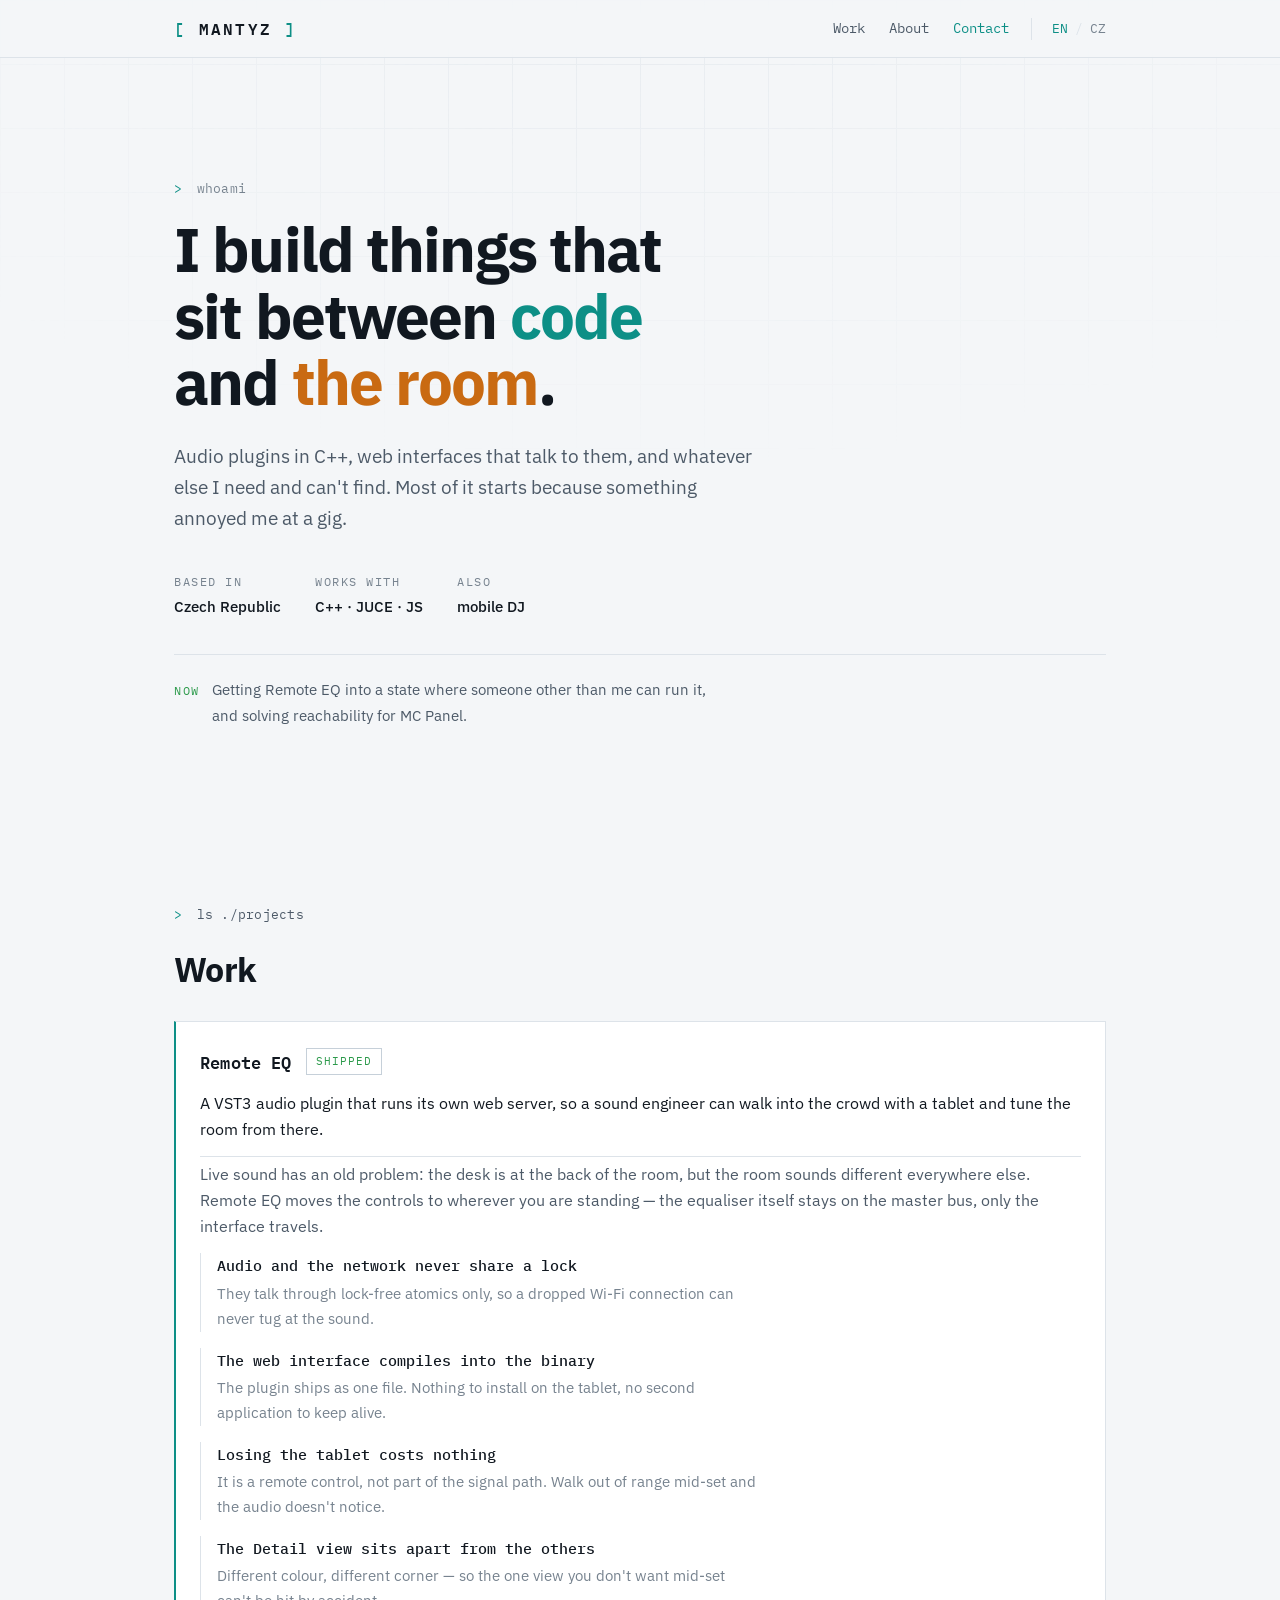
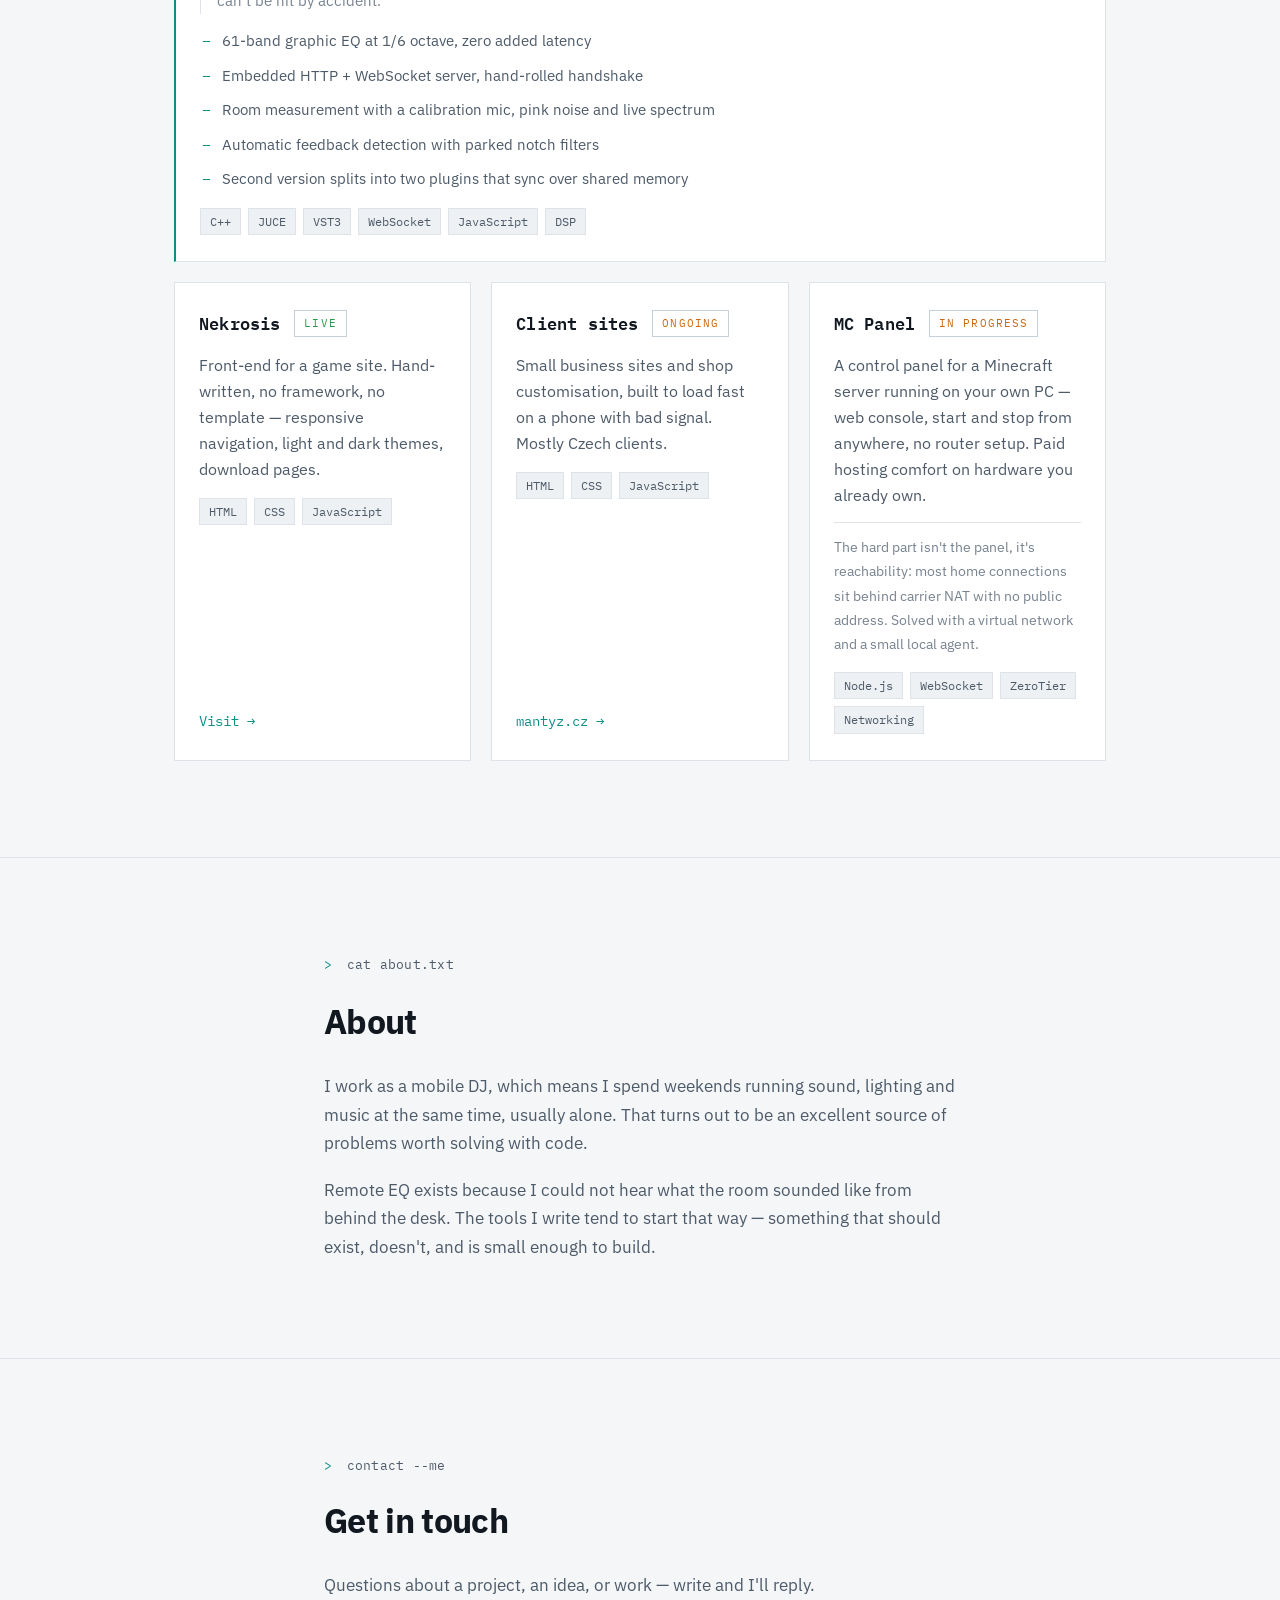
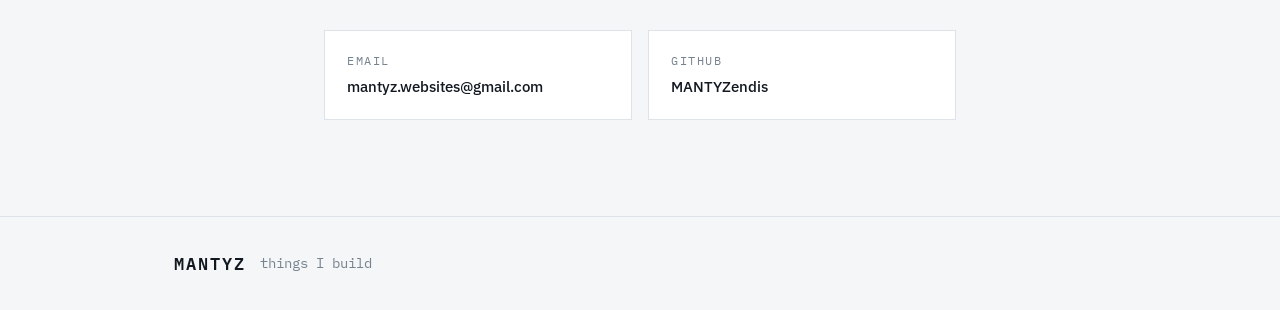
<file: index.html>
<!doctype html>
<html lang="en">
<head>
<meta charset="utf-8">
<meta name="viewport" content="width=device-width, initial-scale=1">
<title>MANTYZ — things I build</title>
<meta name="description" content="Audio plugins, web tools and other things I build. Low-level C++ meets the browser.">

<link rel="canonical" href="https://mantyz.dev/">
<link rel="alternate" hreflang="en" href="https://mantyz.dev/">
<link rel="alternate" hreflang="cs" href="https://mantyz.dev/cz">
<link rel="alternate" hreflang="x-default" href="https://mantyz.dev/">

<meta property="og:title" content="MANTYZ — things I build">
<meta property="og:description" content="Audio plugins, web tools and other things I build.">
<meta property="og:type" content="website">
<meta property="og:url" content="https://mantyz.dev/">
<meta property="og:image" content="https://mantyz.dev/obr/og.jpg">
<meta property="og:image:width" content="1200">
<meta property="og:image:height" content="630">
<meta name="twitter:card" content="summary_large_image">

<link rel="icon" href="favicon.svg" type="image/svg+xml">
<link rel="apple-touch-icon" href="apple-touch-icon.png">
<meta name="theme-color" content="#080a0e">

<link rel="preconnect" href="https://fonts.googleapis.com">
<link rel="preconnect" href="https://fonts.gstatic.com" crossorigin>
<link href="https://fonts.googleapis.com/css2?family=IBM+Plex+Mono:wght@400;500;600&family=IBM+Plex+Sans:wght@400;500;600;700&display=swap&subset=latin,latin-ext" rel="stylesheet">
<link rel="stylesheet" href="style.css">
</head>
<body>

<div class="mrizka" aria-hidden="true"></div>

<header class="hdr">
  <div class="hdr-in">
    <a href="#top" class="brand">MANTYZ</a>
    <nav class="nav">
      <a href="#work">Work</a>
      <a href="#about">About</a>
      <a href="#contact">Contact</a>
    </nav>
    <span class="jazyk">
      <span class="je">EN</span>
      <span class="del" aria-hidden="true">/</span>
      <a href="/cz" hreflang="cs">CZ</a>
    </span>
  </div>
</header>

<main id="top">

  <!-- ============ HERO ============ -->
  <section class="hero">
    <div class="obal">
      <p class="prompt"><span class="znak">&gt;</span> whoami</p>
      <h1>I build things that<br>sit between <em>code</em><br>and <em>the room</em>.</h1>
      <p class="lead">
        Audio plugins in C++, web interfaces that talk to them, and whatever
        else I need and can't find. Most of it starts because something
        annoyed me at a gig.
      </p>
      <div class="fakta">
        <div class="fakt"><span class="k">Based in</span><span class="v">Czech Republic</span></div>
        <div class="fakt"><span class="k">Works with</span><span class="v">C++ · JUCE · JS</span></div>
        <div class="fakt"><span class="k">Also</span><span class="v">mobile DJ</span></div>
      </div>

      <!-- AKTUALIZUJ: jedna věta, klidně jednou za měsíc. Změň i v /cz/index.html. -->
      <p class="ted">
        <span class="ted-k">Now</span>
        <span class="ted-v">Getting Remote EQ into a state where someone other
        than me can run it, and solving reachability for MC Panel.</span>
      </p>
    </div>
  </section>

  <!-- ============ WORK ============ -->
  <section id="work" class="sekce">
    <div class="obal">
      <p class="nadpisek"><span class="znak">&gt;</span> ls ./projects</p>
      <h2>Work</h2>

      <!-- HLAVNÍ PROJEKT
           POZOR: seznam funkcí níž (61 pásem, 1/6 oktávy, kalibrační mikrofon,
           detekce zpětné vazby, dva pluginy přes sdílenou paměť) neodpovídá
           README ani jedné verze projektu — ta mluví o 20 pásmech a detekci
           zpětné vazby uvádí jako rezervovanou do budoucna. Rozhodni, co platí,
           a oprav OBĚ jazykové verze naráz (/index.html i /cz/index.html). -->
      <article class="karta karta-hlavni">
        <div class="karta-hlava">
          <h3>Remote EQ</h3>
          <span class="stav stav-hotovo">shipped</span>
        </div>
        <p class="karta-shrnuti">
          A VST3 audio plugin that runs its own web server, so a sound engineer
          can walk into the crowd with a tablet and tune the room from there.
        </p>

        <div class="detail">
          <p>
            Live sound has an old problem: the desk is at the back of the room,
            but the room sounds different everywhere else. Remote EQ moves the
            controls to wherever you are standing — the equaliser itself stays
            on the master bus, only the interface travels.
          </p>

          <ul class="rozhodnuti">
            <li>
              <span class="r-co">Audio and the network never share a lock</span>
              <span class="r-proc">They talk through lock-free atomics only, so a
                dropped Wi-Fi connection can never tug at the sound.</span>
            </li>
            <li>
              <span class="r-co">The web interface compiles into the binary</span>
              <span class="r-proc">The plugin ships as one file. Nothing to install
                on the tablet, no second application to keep alive.</span>
            </li>
            <li>
              <span class="r-co">Losing the tablet costs nothing</span>
              <span class="r-proc">It is a remote control, not part of the signal
                path. Walk out of range mid-set and the audio doesn't notice.</span>
            </li>
            <li>
              <span class="r-co">The Detail view sits apart from the others</span>
              <span class="r-proc">Different colour, different corner — so the one
                view you don't want mid-set can't be hit by accident.</span>
            </li>
          </ul>

          <!-- DŮKAZ: až budeš mít snímek pohledu Detail, odkomentuj tenhle blok
               a nahraj obrázek do /obr/. Jeden snímek řekne o pluginu víc
               než celá tahle sekce dohromady.
          <figure class="dukaz">
            <img src="/obr/remote-eq-detail.png"
                 alt="Remote EQ Detail view — a draggable EQ curve over a live spectrum"
                 width="1200" height="750" loading="lazy">
            <figcaption>Detail view — the curve sits straight over a live spectrum.</figcaption>
          </figure>
          -->
        </div>

        <ul class="body">
          <li>61-band graphic EQ at 1/6 octave, zero added latency</li>
          <li>Embedded HTTP + WebSocket server, hand-rolled handshake</li>
          <li>Room measurement with a calibration mic, pink noise and live spectrum</li>
          <li>Automatic feedback detection with parked notch filters</li>
          <li>Second version splits into two plugins that sync over shared memory</li>
        </ul>

        <div class="tagy">
          <span>C++</span><span>JUCE</span><span>VST3</span><span>WebSocket</span><span>JavaScript</span><span>DSP</span>
        </div>
        <!-- Až dáš zdroják na GitHub, odkomentuj a doplň adresu:
        <a class="odkaz" href="" target="_blank" rel="noopener">Source <span aria-hidden="true">→</span></a>
        -->
      </article>

      <!-- DALŠÍ PROJEKTY -->
      <div class="mrizka-karet">

        <article class="karta">
          <div class="karta-hlava">
            <h3>Nekrosis</h3>
            <span class="stav stav-hotovo">live</span>
          </div>
          <p>
            Front-end for a game site. Hand-written, no framework, no template —
            responsive navigation, light and dark themes, download pages.
          </p>
          <div class="tagy"><span>HTML</span><span>CSS</span><span>JavaScript</span></div>
          <a class="odkaz" href="https://web-akrosis.vercel.app/" target="_blank" rel="noopener">
            Visit <span aria-hidden="true">→</span>
          </a>
        </article>

        <article class="karta">
          <div class="karta-hlava">
            <h3>Client sites</h3>
            <span class="stav stav-bezi">ongoing</span>
          </div>
          <p>
            Small business sites and shop customisation, built to load fast on a
            phone with bad signal. Mostly Czech clients.
          </p>
          <div class="tagy"><span>HTML</span><span>CSS</span><span>JavaScript</span></div>
          <a class="odkaz" href="https://mantyz.cz" target="_blank" rel="noopener" hreflang="cs">
            mantyz.cz <span aria-hidden="true">→</span>
          </a>
        </article>

        <article class="karta">
          <div class="karta-hlava">
            <h3>MC Panel</h3>
            <span class="stav stav-bezi">in progress</span>
          </div>
          <p>
            A control panel for a Minecraft server running on your own PC —
            web console, start and stop from anywhere, no router setup.
            Paid hosting comfort on hardware you already own.
          </p>
          <p class="karta-pozn">
            The hard part isn't the panel, it's reachability: most home
            connections sit behind carrier NAT with no public address.
            Solved with a virtual network and a small local agent.
          </p>
          <div class="tagy"><span>Node.js</span><span>WebSocket</span><span>ZeroTier</span><span>Networking</span></div>
        </article>

      </div>
    </div>
  </section>

  <!-- ============ ABOUT ============ -->
  <section id="about" class="sekce sekce-ram">
    <div class="obal obal-uzky">
      <p class="nadpisek"><span class="znak">&gt;</span> cat about.txt</p>
      <h2>About</h2>
      <p>
        I work as a mobile DJ, which means I spend weekends running sound,
        lighting and music at the same time, usually alone. That turns out to be
        an excellent source of problems worth solving with code.
      </p>
      <p>
        Remote EQ exists because I could not hear what the room sounded like from
        behind the desk. The tools I write tend to start that way — something
        that should exist, doesn't, and is small enough to build.
      </p>
    </div>
  </section>

  <!-- ============ CONTACT ============ -->
  <section id="contact" class="sekce">
    <div class="obal obal-uzky">
      <p class="nadpisek"><span class="znak">&gt;</span> contact --me</p>
      <h2>Get in touch</h2>
      <p class="lead-maly">
        Questions about a project, an idea, or work — write and I'll reply.
      </p>

      <!-- DOPLŇ: e-mail, GitHub, případně další odkazy -->
      <div class="odkazy">
        <a class="kk" href="mailto:mantyz.websites@gmail.com">
          <span class="kk-k">Email</span>
          <span class="kk-v">mantyz.websites@gmail.com</span>
        </a>
        <a class="kk" href="https://github.com/MANTYZendis" target="_blank" rel="noopener">
          <span class="kk-k">GitHub</span>
          <span class="kk-v">MANTYZendis</span>
        </a>
      </div>
    </div>
  </section>

</main>

<footer class="pata">
  <div class="obal">
    <span class="pata-brand">MANTYZ</span>
    <span class="pata-txt">things I build</span>
  </div>
</footer>

<script src="script.js"></script>
</body>
</html>
</file>
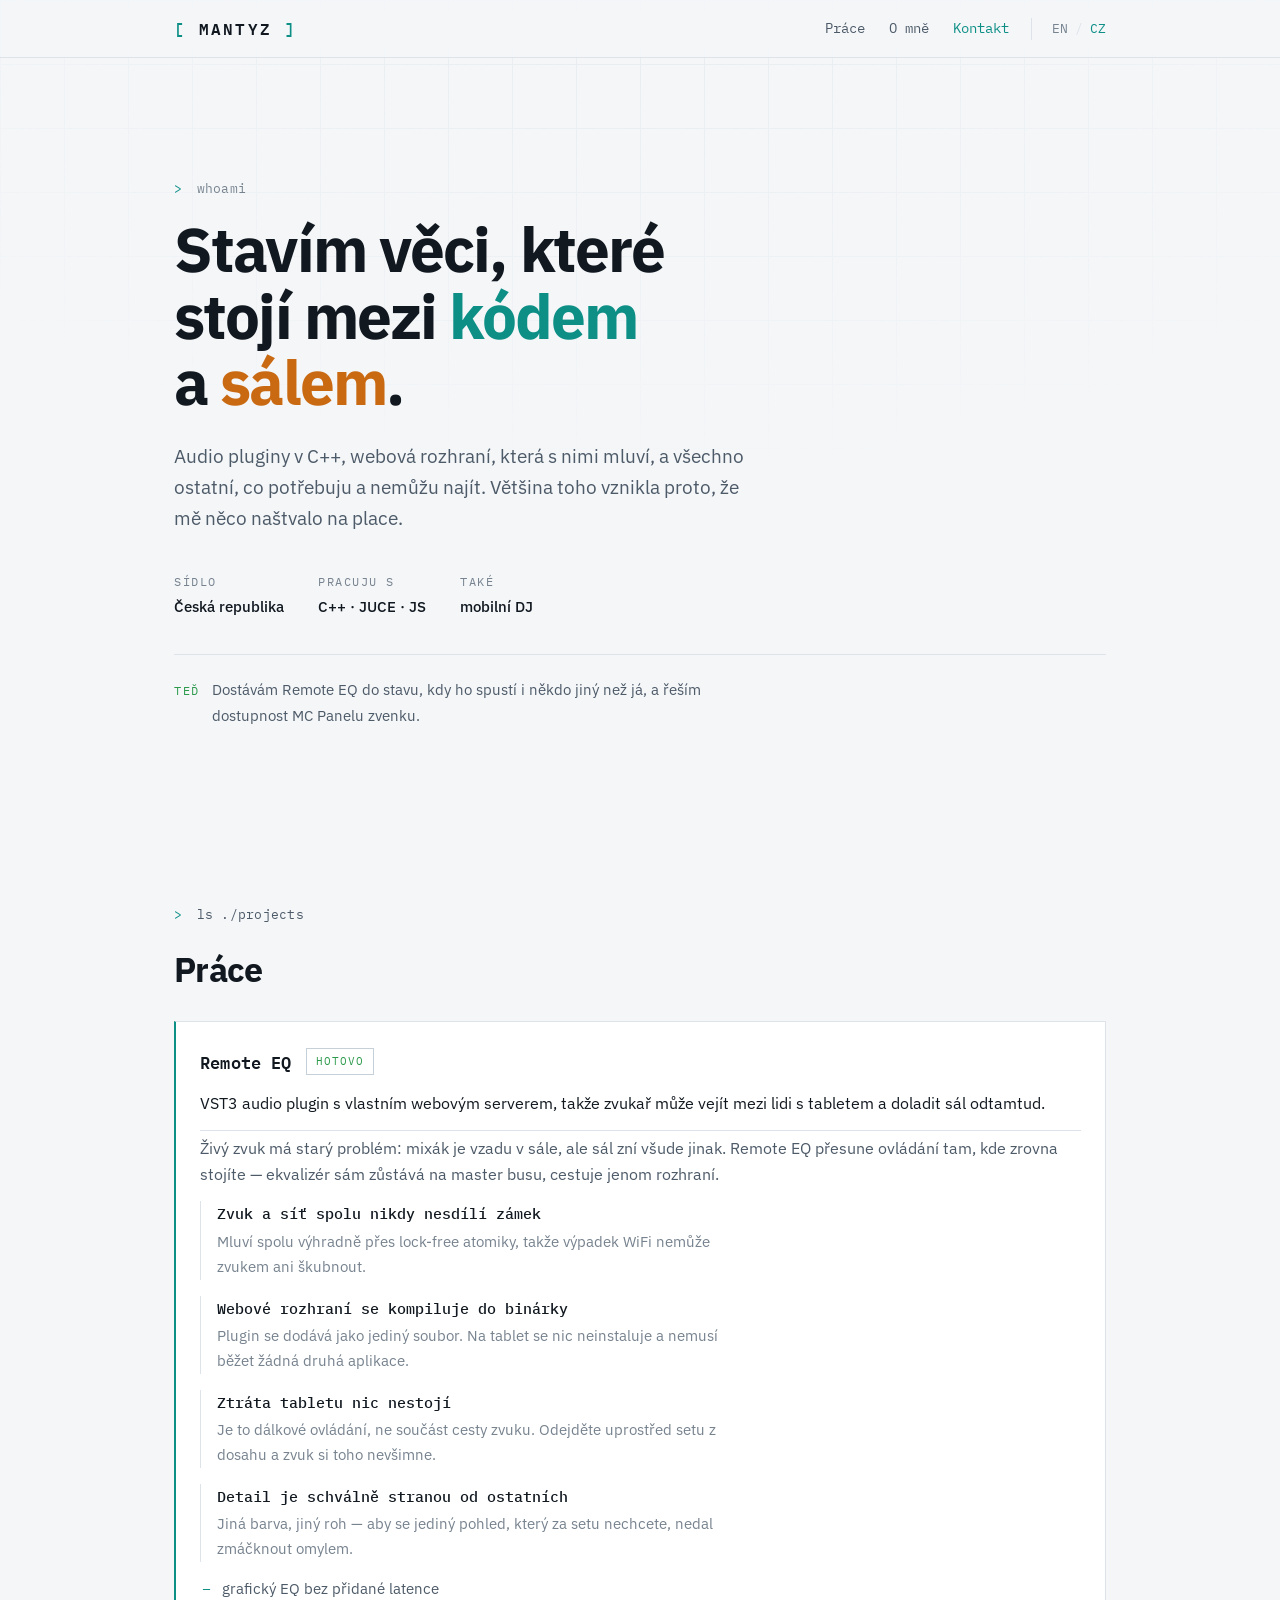
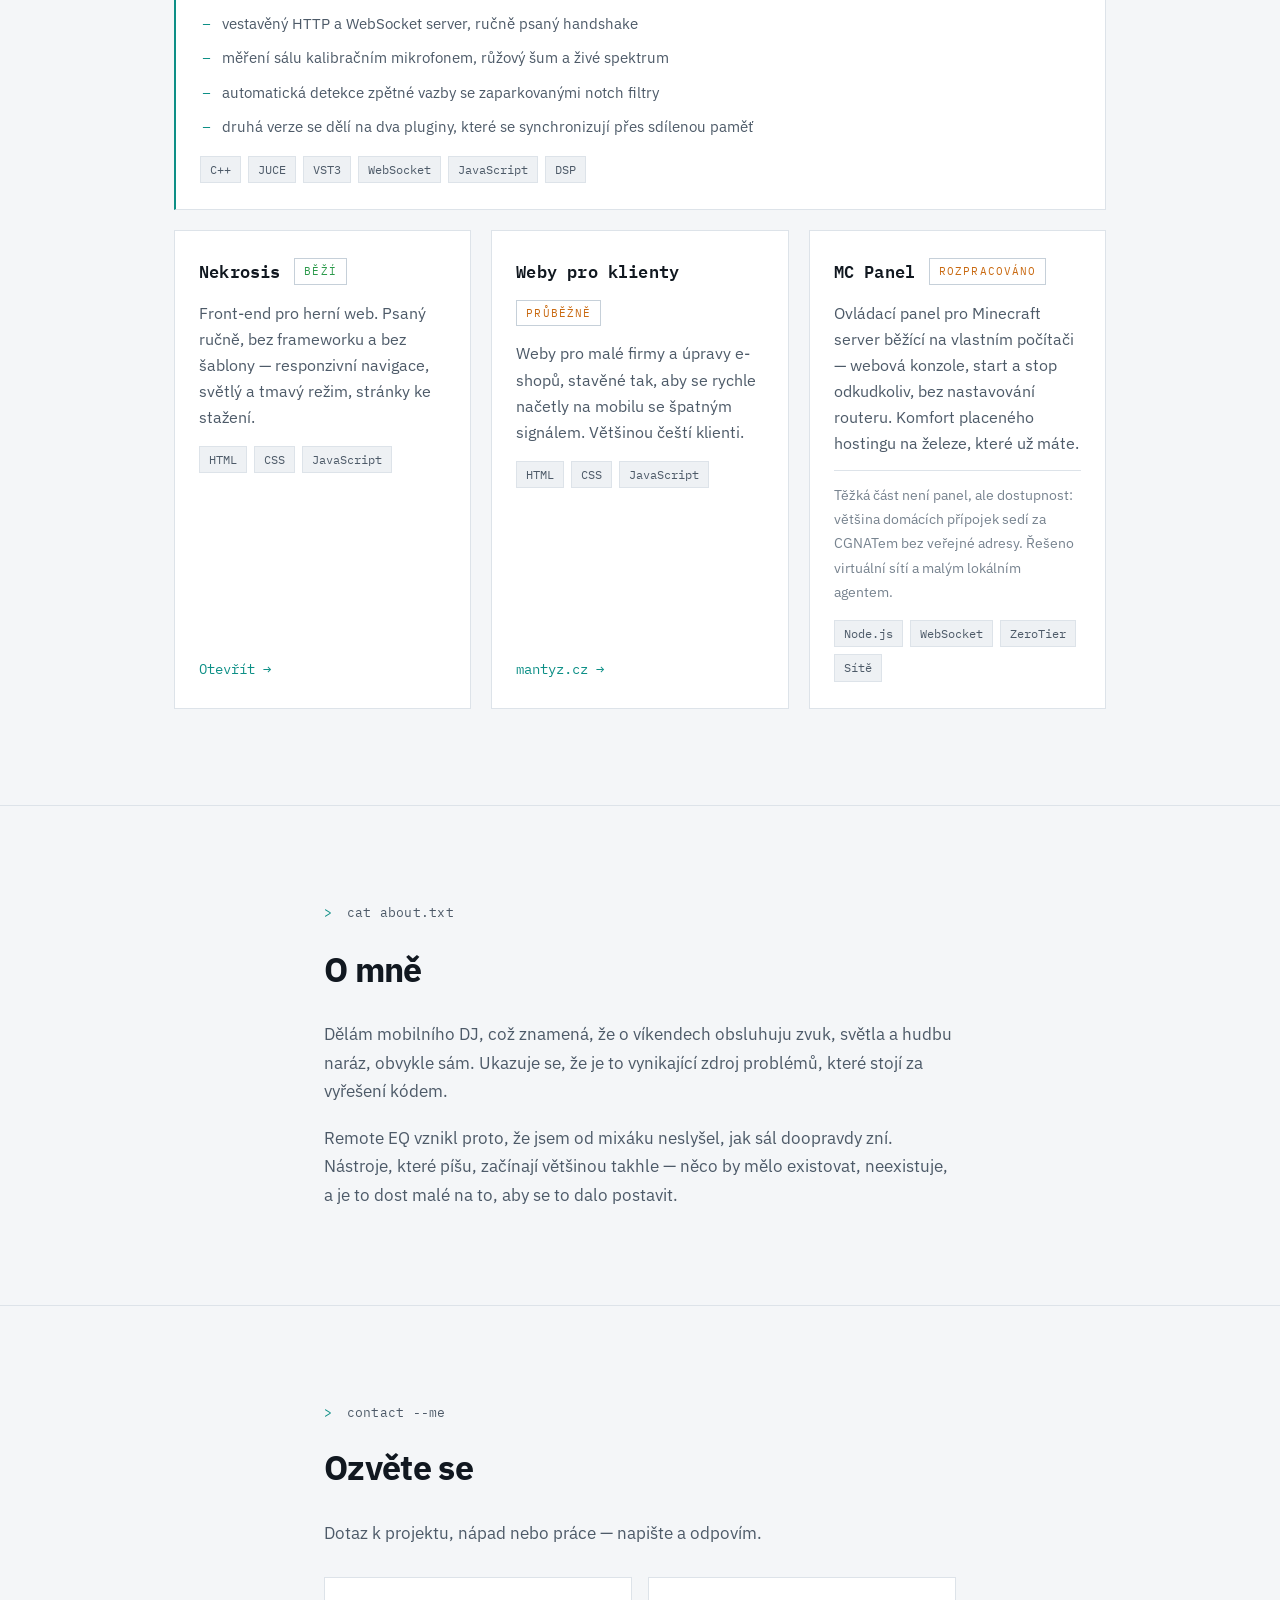
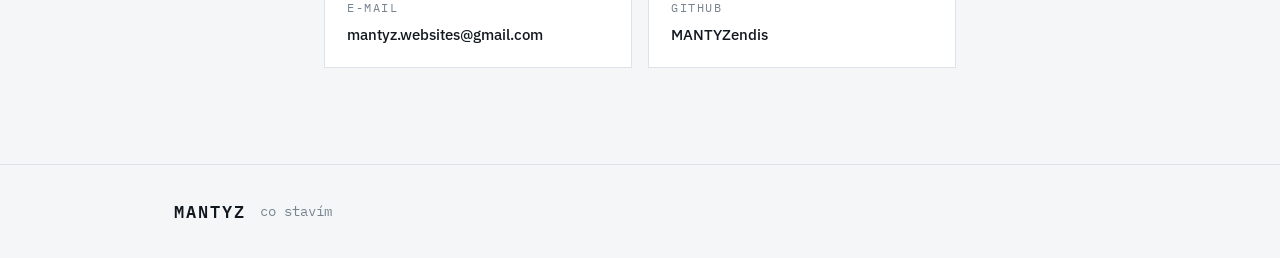
<file: cz/index.html>
<!doctype html>
<html lang="cs">
<head>
<meta charset="utf-8">
<meta name="viewport" content="width=device-width, initial-scale=1">
<title>MANTYZ — co stavím</title>
<meta name="description" content="Audio pluginy, webové nástroje a další věci, které stavím. Nízkoúrovňové C++ potkává prohlížeč.">

<link rel="canonical" href="https://mantyz.dev/cz">
<link rel="alternate" hreflang="en" href="https://mantyz.dev/">
<link rel="alternate" hreflang="cs" href="https://mantyz.dev/cz">
<link rel="alternate" hreflang="x-default" href="https://mantyz.dev/">

<meta property="og:title" content="MANTYZ — co stavím">
<meta property="og:description" content="Audio pluginy, webové nástroje a další věci, které stavím.">
<meta property="og:type" content="website">
<meta property="og:url" content="https://mantyz.dev/cz">
<meta property="og:image" content="https://mantyz.dev/obr/og.jpg">
<meta property="og:image:width" content="1200">
<meta property="og:image:height" content="630">
<meta name="twitter:card" content="summary_large_image">

<link rel="icon" href="/favicon.svg" type="image/svg+xml">
<link rel="apple-touch-icon" href="/apple-touch-icon.png">
<meta name="theme-color" content="#080a0e">

<link rel="preconnect" href="https://fonts.googleapis.com">
<link rel="preconnect" href="https://fonts.gstatic.com" crossorigin>
<link href="https://fonts.googleapis.com/css2?family=IBM+Plex+Mono:wght@400;500;600&family=IBM+Plex+Sans:wght@400;500;600;700&display=swap&subset=latin,latin-ext" rel="stylesheet">
<link rel="stylesheet" href="/style.css">
</head>
<body>

<div class="mrizka" aria-hidden="true"></div>

<header class="hdr">
  <div class="hdr-in">
    <a href="#top" class="brand">MANTYZ</a>
    <nav class="nav">
      <a href="#work">Práce</a>
      <a href="#about">O mně</a>
      <a href="#contact">Kontakt</a>
    </nav>
    <span class="jazyk">
      <a href="/" hreflang="en">EN</a>
      <span class="del" aria-hidden="true">/</span>
      <span class="je">CZ</span>
    </span>
  </div>
</header>

<main id="top">

  <!-- ============ HERO ============ -->
  <section class="hero">
    <div class="obal">
      <p class="prompt"><span class="znak">&gt;</span> whoami</p>
      <h1>Stavím věci, které<br>stojí mezi <em>kódem</em><br>a <em>sálem</em>.</h1>
      <p class="lead">
        Audio pluginy v C++, webová rozhraní, která s nimi mluví, a všechno
        ostatní, co potřebuju a nemůžu najít. Většina toho vznikla proto,
        že mě něco naštvalo na place.
      </p>
      <div class="fakta">
        <div class="fakt"><span class="k">Sídlo</span><span class="v">Česká republika</span></div>
        <div class="fakt"><span class="k">Pracuju s</span><span class="v">C++ · JUCE · JS</span></div>
        <div class="fakt"><span class="k">Také</span><span class="v">mobilní DJ</span></div>
      </div>

      <!-- AKTUALIZUJ: jedna věta, klidně jednou za měsíc. Změň i v /index.html. -->
      <p class="ted">
        <span class="ted-k">Teď</span>
        <span class="ted-v">Dostávám Remote EQ do stavu, kdy ho spustí i někdo
        jiný než já, a řeším dostupnost MC Panelu zvenku.</span>
      </p>
    </div>
  </section>

  <!-- ============ PRÁCE ============ -->
  <section id="work" class="sekce">
    <div class="obal">
      <p class="nadpisek"><span class="znak">&gt;</span> ls ./projects</p>
      <h2>Práce</h2>

      <!-- HLAVNÍ PROJEKT
           POZOR: seznam funkcí níž je převzatý z anglické verze. README obou
           verzí projektu mluví o 20 pásmech a detekci zpětné vazby uvádí jako
           rezervovanou do budoucna. Až se to sjednotí, oprav OBĚ jazykové
           verze naráz, ať si neodporují. -->
      <article class="karta karta-hlavni">
        <div class="karta-hlava">
          <h3>Remote EQ</h3>
          <span class="stav stav-hotovo">hotovo</span>
        </div>
        <p class="karta-shrnuti">
          VST3 audio plugin s vlastním webovým serverem, takže zvukař může vejít
          mezi lidi s tabletem a doladit sál odtamtud.
        </p>

        <div class="detail">
          <p>
            Živý zvuk má starý problém: mixák je vzadu v sále, ale sál zní všude
            jinak. Remote EQ přesune ovládání tam, kde zrovna stojíte —
            ekvalizér sám zůstává na master busu, cestuje jenom rozhraní.
          </p>

          <ul class="rozhodnuti">
            <li>
              <span class="r-co">Zvuk a síť spolu nikdy nesdílí zámek</span>
              <span class="r-proc">Mluví spolu výhradně přes lock-free atomiky,
                takže výpadek WiFi nemůže zvukem ani škubnout.</span>
            </li>
            <li>
              <span class="r-co">Webové rozhraní se kompiluje do binárky</span>
              <span class="r-proc">Plugin se dodává jako jediný soubor. Na tablet
                se nic neinstaluje a nemusí běžet žádná druhá aplikace.</span>
            </li>
            <li>
              <span class="r-co">Ztráta tabletu nic nestojí</span>
              <span class="r-proc">Je to dálkové ovládání, ne součást cesty zvuku.
                Odejděte uprostřed setu z dosahu a zvuk si toho nevšimne.</span>
            </li>
            <li>
              <span class="r-co">Detail je schválně stranou od ostatních</span>
              <span class="r-proc">Jiná barva, jiný roh — aby se jediný pohled,
                který za setu nechcete, nedal zmáčknout omylem.</span>
            </li>
          </ul>

          <!-- DŮKAZ: až budeš mít snímek pohledu Detail, odkomentuj tenhle blok
               a nahraj obrázek do /obr/. Odkomentuj i v anglické verzi.
          <figure class="dukaz">
            <img src="/obr/remote-eq-detail.png"
                 alt="Remote EQ, pohled Detail — tažitelná křivka EQ nad živým spektrem"
                 width="1200" height="750" loading="lazy">
            <figcaption>Pohled Detail — křivka leží rovnou nad živým spektrem.</figcaption>
          </figure>
          -->
        </div>

        <ul class="body">
          <li>grafický EQ bez přidané latence</li>
          <li>vestavěný HTTP a WebSocket server, ručně psaný handshake</li>
          <li>měření sálu kalibračním mikrofonem, růžový šum a živé spektrum</li>
          <li>automatická detekce zpětné vazby se zaparkovanými notch filtry</li>
          <li>druhá verze se dělí na dva pluginy, které se synchronizují přes sdílenou paměť</li>
        </ul>

        <div class="tagy">
          <span>C++</span><span>JUCE</span><span>VST3</span><span>WebSocket</span><span>JavaScript</span><span>DSP</span>
        </div>
        <!-- Až dáš zdroják na GitHub, odkomentuj a doplň adresu:
        <a class="odkaz" href="" target="_blank" rel="noopener">Zdrojový kód <span aria-hidden="true">→</span></a>
        -->
      </article>

      <!-- DALŠÍ PROJEKTY -->
      <div class="mrizka-karet">

        <article class="karta">
          <div class="karta-hlava">
            <h3>Nekrosis</h3>
            <span class="stav stav-hotovo">běží</span>
          </div>
          <p>
            Front-end pro herní web. Psaný ručně, bez frameworku a bez šablony —
            responzivní navigace, světlý a tmavý režim, stránky ke stažení.
          </p>
          <div class="tagy"><span>HTML</span><span>CSS</span><span>JavaScript</span></div>
          <a class="odkaz" href="https://web-akrosis.vercel.app/" target="_blank" rel="noopener">
            Otevřít <span aria-hidden="true">→</span>
          </a>
        </article>

        <article class="karta">
          <div class="karta-hlava">
            <h3>Weby pro klienty</h3>
            <span class="stav stav-bezi">průběžně</span>
          </div>
          <p>
            Weby pro malé firmy a úpravy e-shopů, stavěné tak, aby se rychle
            načetly na mobilu se špatným signálem. Většinou čeští klienti.
          </p>
          <div class="tagy"><span>HTML</span><span>CSS</span><span>JavaScript</span></div>
          <a class="odkaz" href="https://mantyz.cz" target="_blank" rel="noopener" hreflang="cs">
            mantyz.cz <span aria-hidden="true">→</span>
          </a>
        </article>

        <article class="karta">
          <div class="karta-hlava">
            <h3>MC Panel</h3>
            <span class="stav stav-bezi">rozpracováno</span>
          </div>
          <p>
            Ovládací panel pro Minecraft server běžící na vlastním počítači —
            webová konzole, start a stop odkudkoliv, bez nastavování routeru.
            Komfort placeného hostingu na železe, které už máte.
          </p>
          <p class="karta-pozn">
            Těžká část není panel, ale dostupnost: většina domácích přípojek
            sedí za CGNATem bez veřejné adresy. Řešeno virtuální sítí
            a malým lokálním agentem.
          </p>
          <div class="tagy"><span>Node.js</span><span>WebSocket</span><span>ZeroTier</span><span>Sítě</span></div>
        </article>

      </div>
    </div>
  </section>

  <!-- ============ O MNĚ ============ -->
  <section id="about" class="sekce sekce-ram">
    <div class="obal obal-uzky">
      <p class="nadpisek"><span class="znak">&gt;</span> cat about.txt</p>
      <h2>O mně</h2>
      <p>
        Dělám mobilního DJ, což znamená, že o víkendech obsluhuju zvuk, světla
        a hudbu naráz, obvykle sám. Ukazuje se, že je to vynikající zdroj
        problémů, které stojí za vyřešení kódem.
      </p>
      <p>
        Remote EQ vznikl proto, že jsem od mixáku neslyšel, jak sál doopravdy
        zní. Nástroje, které píšu, začínají většinou takhle — něco by mělo
        existovat, neexistuje, a je to dost malé na to, aby se to dalo postavit.
      </p>
    </div>
  </section>

  <!-- ============ KONTAKT ============ -->
  <section id="contact" class="sekce">
    <div class="obal obal-uzky">
      <p class="nadpisek"><span class="znak">&gt;</span> contact --me</p>
      <h2>Ozvěte se</h2>
      <p class="lead-maly">
        Dotaz k projektu, nápad nebo práce — napište a odpovím.
      </p>

      <!-- DOPLŇ: e-mail, GitHub, případně další odkazy -->
      <div class="odkazy">
        <a class="kk" href="mailto:mantyz.websites@gmail.com">
          <span class="kk-k">E-mail</span>
          <span class="kk-v">mantyz.websites@gmail.com</span>
        </a>
        <a class="kk" href="https://github.com/MANTYZendis" target="_blank" rel="noopener">
          <span class="kk-k">GitHub</span>
          <span class="kk-v">MANTYZendis</span>
        </a>
      </div>
    </div>
  </section>

</main>

<footer class="pata">
  <div class="obal">
    <span class="pata-brand">MANTYZ</span>
    <span class="pata-txt">co stavím</span>
  </div>
</footer>

<script src="/script.js"></script>
</body>
</html>
</file>
<file: style.css>
/* ==========================================================
   MANTYZ — things I build
   Tmavý terminálový podklad, monospace jako nosný prvek.
   Barvy vychází z tvého tech loga (azurová + teplá oranžová).
   Vše se dá přenastavit dole v :root.
   ========================================================== */

:root{
  --pozadi:#080a0e;
  --panel:#0f131a;
  --panel-2:#141922;
  --linka:#1e2530;
  --linka-svetla:#2b3542;

  --text:#dfe5ec;
  --text-2:#8d99a8;
  --text-3:#5d6875;

  --azur:#3ad7cd;        /* hlavni akcent */
  --oranz:#ff9f4a;       /* druhy akcent */
  --zelena:#5ddc7a;      /* stav: hotovo */

  --max:980px;
}

*{box-sizing:border-box}
html{scroll-behavior:smooth}
body{
  margin:0;
  background:var(--pozadi);
  color:var(--text);
  font-family:'IBM Plex Sans',-apple-system,BlinkMacSystemFont,'Segoe UI',sans-serif;
  font-size:17px;
  line-height:1.68;
  -webkit-font-smoothing:antialiased;
  position:relative;
}
a{color:inherit}

/* Jemná mřížka na pozadí — odkaz na terminál, ale ať to nekřičí. */
.mrizka{
  position:fixed;inset:0;z-index:0;pointer-events:none;
  background-image:
    linear-gradient(var(--linka) 1px, transparent 1px),
    linear-gradient(90deg, var(--linka) 1px, transparent 1px);
  background-size:64px 64px;
  opacity:.30;
  mask-image:radial-gradient(90% 70% at 50% 0%, #000 0%, transparent 75%);
}
.hdr,main,.pata{position:relative;z-index:1}

.obal{width:100%;max-width:var(--max);margin:0 auto;padding:0 24px}
.obal-uzky{max-width:680px}

/* ---------- HLAVIČKA ---------- */
.hdr{
  position:sticky;top:0;z-index:40;
  background:rgba(8,10,14,.84);
  backdrop-filter:blur(10px);
  border-bottom:1px solid var(--linka);
}
.hdr-in{
  max-width:var(--max);margin:0 auto;padding:15px 24px;
  display:flex;align-items:center;gap:22px;
}
.brand{
  font-family:'IBM Plex Mono',ui-monospace,monospace;
  font-weight:600;font-size:1.02rem;letter-spacing:.14em;
  text-decoration:none;
}
.brand::before{content:"[ ";color:var(--azur)}
.brand::after{content:" ]";color:var(--azur)}

.nav{margin-left:auto;display:flex;gap:24px}
.nav a{
  font-family:'IBM Plex Mono',monospace;font-size:.86rem;
  text-decoration:none;color:var(--text-2);transition:color .2s;
}
.nav a:hover{color:var(--azur)}

/* ---------- PŘEPÍNAČ JAZYKA ----------
   Za navigací, oddělený svislou linkou. Aktivní jazyk není odkaz. */
.jazyk{
  display:flex;align-items:center;gap:7px;
  font-family:'IBM Plex Mono',monospace;font-size:.82rem;
  padding-left:20px;border-left:1px solid var(--linka);
}
.jazyk a{text-decoration:none;color:var(--text-3);transition:color .2s}
.jazyk a:hover{color:var(--azur)}
.jazyk .je{color:var(--azur)}
.jazyk .del{color:var(--linka)}

/* ---------- SPOLEČNÉ ---------- */
.prompt,.nadpisek{
  font-family:'IBM Plex Mono',monospace;
  font-size:.82rem;color:var(--text-3);margin:0 0 16px;letter-spacing:.02em;
}
.znak{color:var(--azur);margin-right:6px}

h1{
  font-family:'IBM Plex Sans',sans-serif;font-weight:700;
  font-size:clamp(2.2rem,6vw,3.9rem);line-height:1.06;letter-spacing:-.03em;
  margin:0 0 26px;text-wrap:balance;
}
h1 em{font-style:normal;color:var(--azur)}
h1 em:last-of-type{color:var(--oranz)}

h2{
  font-family:'IBM Plex Sans',sans-serif;font-weight:700;
  font-size:clamp(1.5rem,3.4vw,2.1rem);letter-spacing:-.02em;
  margin:0 0 22px;
}
h3{
  font-family:'IBM Plex Mono',monospace;font-weight:600;
  font-size:1.06rem;letter-spacing:.01em;margin:0;
}

.lead{font-size:clamp(1.02rem,1.7vw,1.16rem);color:var(--text-2);max-width:54ch;margin:0 0 38px}
.lead-maly{color:var(--text-2);margin:0 0 30px}

.sekce{padding:clamp(56px,8vw,96px) 0}
.sekce-ram{border-block:1px solid var(--linka)}
.sekce p{color:var(--text-2)}

/* ---------- HERO ---------- */
.hero{padding:clamp(58px,10vw,120px) 0 clamp(50px,7vw,80px)}
.fakta{display:flex;flex-wrap:wrap;gap:34px}
.fakt{display:flex;flex-direction:column;gap:2px}
.fakt .k{
  font-family:'IBM Plex Mono',monospace;font-size:.74rem;
  letter-spacing:.13em;text-transform:uppercase;color:var(--text-3);
}
.fakt .v{font-size:.96rem;font-weight:500}

/* ---------- KARTY ---------- */
.karta{
  background:var(--panel);
  border:1px solid var(--linka);
  padding:26px 24px;
  display:flex;flex-direction:column;gap:14px;
}
.karta-hlavni{
  border-left:2px solid var(--azur);
  margin-bottom:20px;
}
.karta-hlava{display:flex;align-items:center;gap:14px;flex-wrap:wrap}
.karta-shrnuti{margin:0;color:var(--text)!important;font-size:1.04rem}
.karta p{margin:0;font-size:.97rem}

.stav{
  font-family:'IBM Plex Mono',monospace;font-size:.7rem;
  letter-spacing:.1em;text-transform:uppercase;
  padding:3px 9px;border:1px solid var(--linka-svetla);
}
.stav-hotovo{color:var(--zelena)}
.stav-bezi{color:var(--oranz)}
.stav-plan{color:var(--text-3)}

.detail{display:flex;flex-direction:column;gap:14px;
  padding-top:4px;border-top:1px solid var(--linka)}
.detail p{margin:0}

/* ---------- ROZHODNUTÍ ----------
   Nahrazuje dlouhé odstavce popisu: co jsem se rozhodl + proč, po řádcích.
   Přečte se za deset vteřin a řekne o inženýrské úvaze víc než próza. */
.rozhodnuti{margin:0;padding:0;list-style:none;display:flex;flex-direction:column;gap:16px}
.rozhodnuti li{padding-left:16px;border-left:1px solid var(--linka)}
.rozhodnuti li:hover{border-left-color:var(--azur)}
.r-co{
  display:block;font-family:'IBM Plex Mono',monospace;font-size:.94rem;
  font-weight:500;color:var(--text);margin-bottom:3px;
}
.r-proc{display:block;font-size:.93rem;color:var(--text-3);max-width:60ch}

/* ---------- NA ČEM TEĎ DĚLÁM ----------
   Jedna věta, měněná jednou za čas. Statický web po půl roce vypadá mrtvě;
   tenhle řádek je nejlevnější způsob, jak ukázat, že žije. */
.ted{
  display:flex;gap:12px;align-items:baseline;flex-wrap:wrap;
  margin:34px 0 0;padding-top:22px;border-top:1px solid var(--linka);
}
.ted-k{
  font-family:'IBM Plex Mono',monospace;font-size:.74rem;
  letter-spacing:.13em;text-transform:uppercase;color:var(--zelena);
  white-space:nowrap;
}
.ted-v{color:var(--text-2);font-size:.95rem;max-width:56ch;margin:0}

/* ---------- DŮKAZ (snímek obrazovky) ----------
   Až budou snímky, odkomentuj blok v HTML. Rámeček i popisek jsou nachystané. */
.dukaz{margin:4px 0 0}
.dukaz img{
  display:block;width:100%;height:auto;
  border:1px solid var(--linka);background:var(--panel-2);
}
.dukaz figcaption{
  font-family:'IBM Plex Mono',monospace;font-size:.78rem;
  color:var(--text-3);margin-top:8px;
}

.body{margin:0;padding:0;list-style:none;display:flex;flex-direction:column;gap:9px}
.body li{position:relative;padding-left:22px;color:var(--text-2);font-size:.95rem}
.body li::before{
  content:"–";position:absolute;left:2px;color:var(--azur);
  font-family:'IBM Plex Mono',monospace;
}

.tagy{display:flex;flex-wrap:wrap;gap:7px;margin-top:2px}
.tagy span{
  font-family:'IBM Plex Mono',monospace;font-size:.72rem;
  color:var(--text-2);background:var(--panel-2);
  border:1px solid var(--linka);padding:3px 9px;
}

.odkaz{
  margin-top:auto;align-self:flex-start;
  font-family:'IBM Plex Mono',monospace;font-size:.86rem;
  text-decoration:none;color:var(--azur);
  border-bottom:1px solid transparent;transition:border-color .2s;
}
.odkaz:hover{border-bottom-color:var(--azur)}

.mrizka-karet{display:grid;grid-template-columns:repeat(auto-fit,minmax(260px,1fr));gap:20px}
.karta-prazdna{border-style:dashed;background:transparent}
.karta-prazdna h3{color:var(--text-2)}
/* Doplňující poznámka v kartě — proč je projekt zajímavý technicky. */
.karta-pozn{
  font-size:.9rem!important;color:var(--text-3)!important;
  padding-top:12px;border-top:1px solid var(--linka);
}

/* ---------- ABOUT ---------- */
.sekce-ram p{margin:0 0 18px}
.sekce-ram p:last-child{margin-bottom:0}

/* ---------- KONTAKT ---------- */
.odkazy{display:grid;grid-template-columns:repeat(auto-fit,minmax(230px,1fr));gap:16px}
.kk{
  display:flex;flex-direction:column;gap:4px;text-decoration:none;
  background:var(--panel);border:1px solid var(--linka);
  padding:20px 22px;transition:border-color .2s,transform .12s;
}
.kk:hover{border-color:var(--azur);transform:translateY(-2px)}
.kk-k{
  font-family:'IBM Plex Mono',monospace;font-size:.72rem;
  letter-spacing:.14em;text-transform:uppercase;color:var(--text-3);
}
.kk-v{font-size:.95rem;font-weight:500;word-break:break-all}

/* ---------- PATIČKA ---------- */
.pata{padding:32px 0;border-top:1px solid var(--linka)}
.pata .obal{display:flex;align-items:center;gap:14px;flex-wrap:wrap}
.pata-brand{font-family:'IBM Plex Mono',monospace;font-weight:600;letter-spacing:.12em}
.pata-txt{color:var(--text-3);font-size:.88rem;font-family:'IBM Plex Mono',monospace}

/* ---------- MOBIL ---------- */
@media (max-width:620px){
  .hdr-in{gap:14px}
  .nav{gap:16px}
  .nav a{font-size:.8rem}
  .jazyk{padding-left:12px;gap:5px;font-size:.78rem}
  .fakta{gap:22px}
  .mrizka{background-size:44px 44px}
}
/* Na úzkém displeji nemá hlavička místo na navigaci i jazyky naráz —
   kotvy zůstanou dostupné rolováním, přepínač jazyka jinak ne. */
@media (max-width:430px){
  .nav{display:none}
  .jazyk{margin-left:auto;padding-left:0;border-left:0}
}

/* ---------- SVĚTLÝ REŽIM ----------
   Web je záměrně tmavý (terminál), ale kdo má v systému světlý režim
   a citlivé oči, dostane čitelnější variantu. */
@media (prefers-color-scheme:light){
  :root{
    --pozadi:#f4f6f8;
    --panel:#ffffff;
    --panel-2:#eef1f4;
    --linka:#dde3e9;
    --linka-svetla:#c6d0d9;
    --text:#111820;
    --text-2:#4d5a68;
    --text-3:#77838f;
    --azur:#0d8f86;
    --oranz:#c96a12;
    --zelena:#2c9a4b;
  }
  .hdr{background:rgba(244,246,248,.86)}
  .mrizka{opacity:.55}
}

@media (prefers-reduced-motion:reduce){
  *{transition:none!important}
  html{scroll-behavior:auto}
}
</file>
